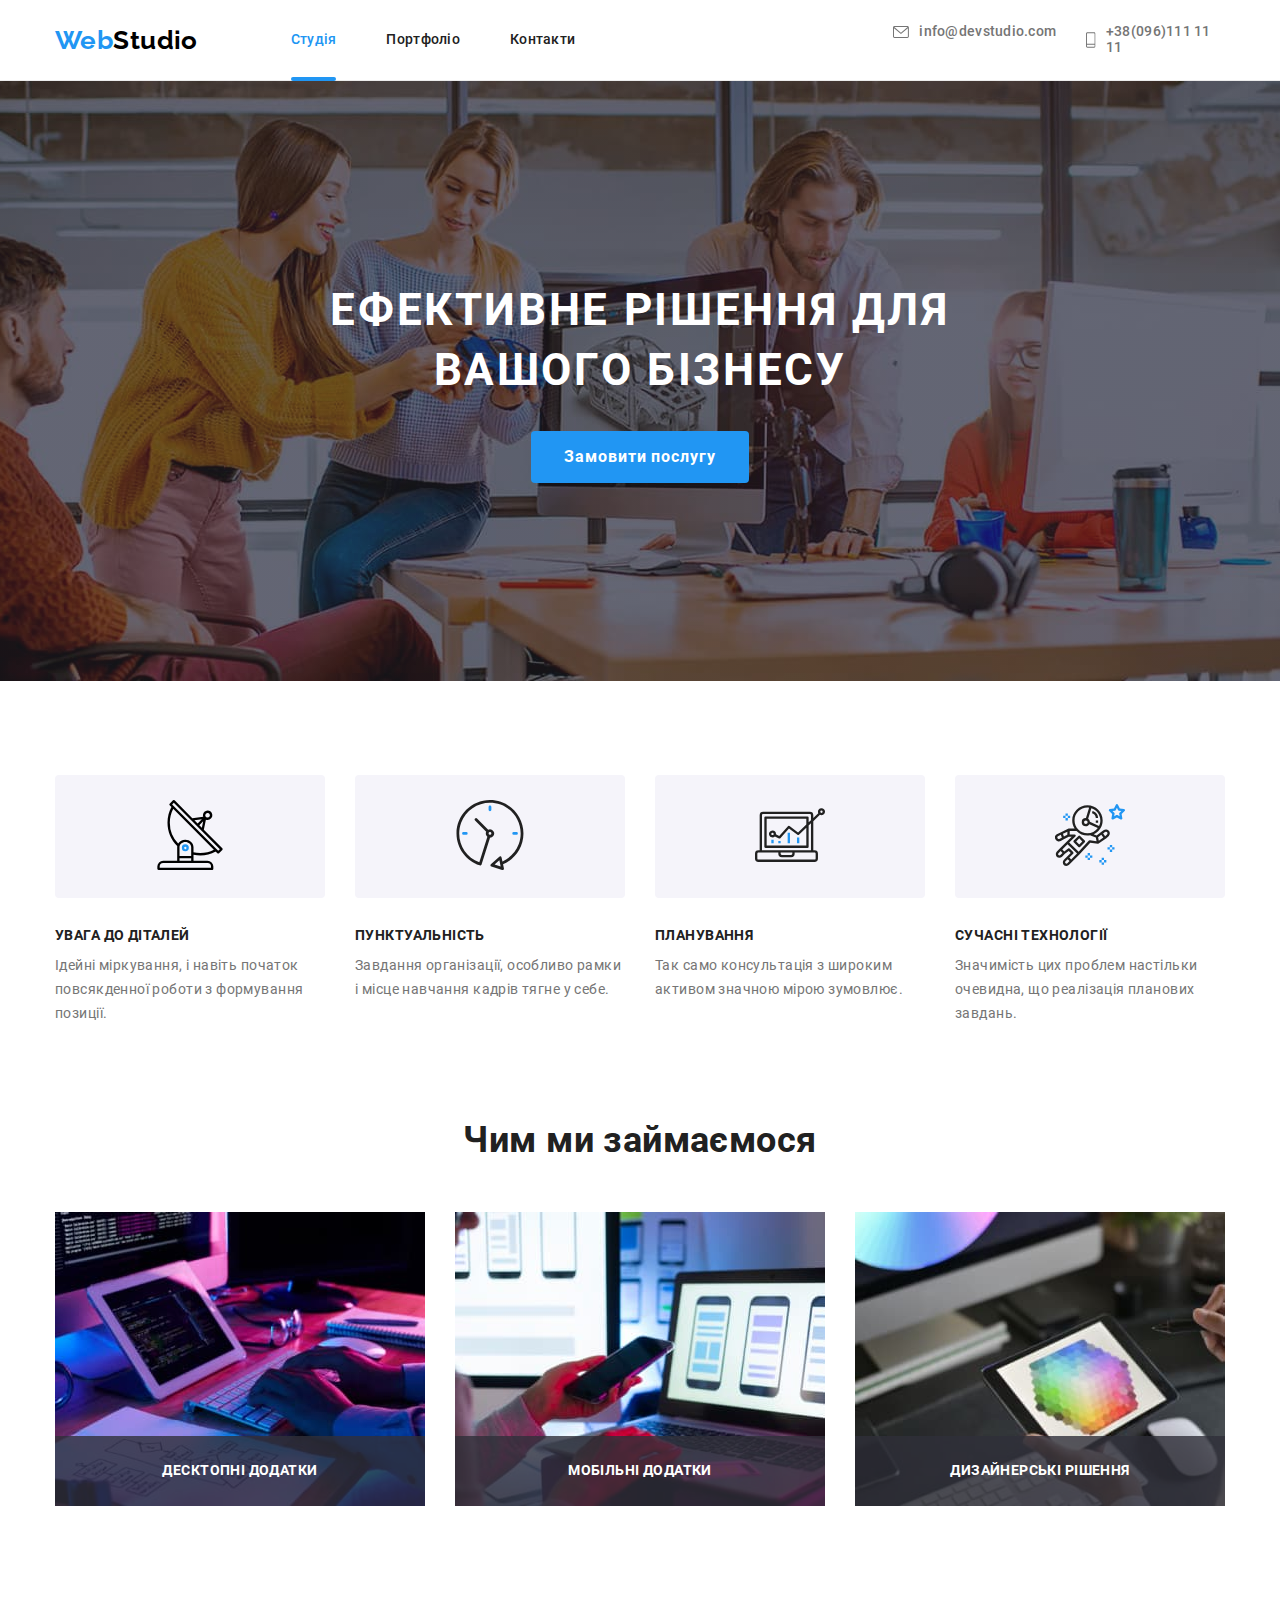
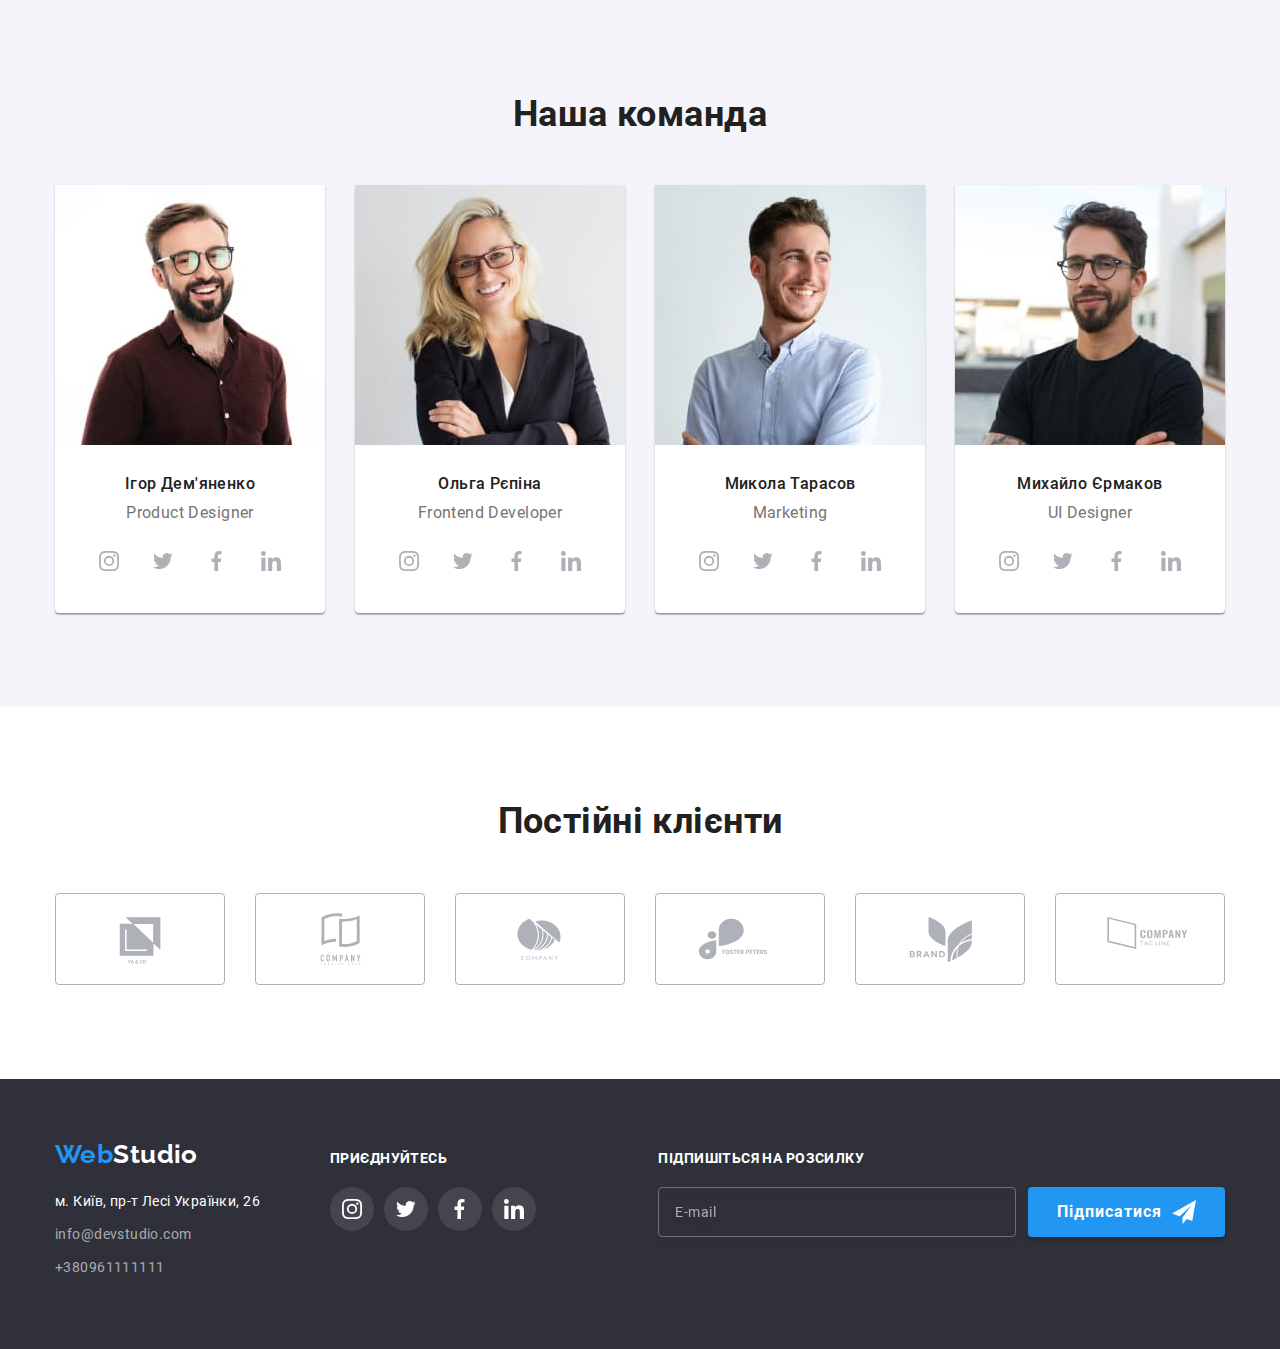
<file: index.html>
<!DOCTYPE html>
<html lang="uk">
  <head>
    <meta charset="UTF-8" />
    <meta http-equiv="X-UA-Compatible" content="IE=edge" />
    <meta name="viewport" content="width=device-width, initial-scale=1.0" />

    <title>Студія</title>

    <link
      rel="stylesheet"
      href="https://cdnjs.cloudflare.com/ajax/libs/modern-normalize/1.1.0/modern-normalize.min.css"
    />
    <link rel="stylesheet" href="./css/main.min.css" />
  </head>
  <body>
    <header class="page-header">
      <div class="container page-header__container">
        <nav class="page-header__nav">
          <a href="./index.html" class="logo" lang="en"
            >Web<span class="logo page-header__logo">Studio</span>
          </a>

          <ul class="nav-list">
            <li class="nav-list__item">
              <a
                href="./index.html"
                class="nav-list__link nav-list__link--current"
                >Студія</a
              >
            </li>
            <li class="nav-list__item">
              <a href="./portfolio.html" class="nav-list__link">Портфоліо</a>
            </li>
            <li class="nav-list__item">
              <a href="#" class="nav-list__link">Контакти</a>
            </li>
          </ul>
        </nav>

        <ul class="info-list">
          <li class="info-list__item">
            <a href="mailto:info@devstudio.com" class="info-list__link">
              <svg class="info-list__icon" width="16" height="12">
                <use href="./images/icons-def.svg#icon-mailto"></use>
              </svg>
              info@devstudio.com</a
            >
          </li>
          <li class="info-list__item">
            <a href="tel:+380961111111" class="info-list__link">
              <svg class="info-list__icon" width="10" height="16">
                <use href="./images/icons-def.svg#icon-phoneto"></use>
              </svg>
              +38(096)111 11 11</a
            >
          </li>
        </ul>
      </div>
    </header>

    <!-- назві завжди маленькми буквами -->
    <main>
      <section class="section-hero">
        <div class="container section-hero__container">
          <h1 class="section-hero__title">
            Ефективне рішення для вашого бізнесу
          </h1>
          <button
            type="submit"
            class="button section-hero__button"
            data-modal-open
          >
            Замовити послугу
          </button>
        </div>
      </section>

      <section class="section-benefits">
        <div class="section-benefits__container">
          <h2 class="visually-hidden">Наші переваги</h2>

          <ul class="section-benefits__list">
            <li class="section-benefits__item">
              <div class="section-benefits__img">
                <svg class="section-benefits__icon">
                  <use
                    href="./images/icons-def.svg#icon-antenna"
                    width="70px"
                    height="70px"
                  ></use>
                </svg>
              </div>
              <h3 class="section-benefits__title">Увага до діталей</h3>
              <p class="section-benefits__text">
                Ідейні міркування, і навіть початок повсякденної роботи з
                формування позиції.
              </p>
            </li>

            <li class="section-benefits__item">
              <div class="section-benefits__img">
                <svg class="section-benefits__icon">
                  <use
                    href="./images/icons-def.svg#icon-clock"
                    width="70px"
                    height="70px"
                  ></use>
                </svg>
              </div>
              <h3 class="section-benefits__title">Пунктуальність</h3>
              <p class="section-benefits__text">
                Завдання організації, особливо рамки і місце навчання кадрів
                тягне у себе.
              </p>
            </li>

            <li class="section-benefits__item">
              <div class="section-benefits__img">
                <svg class="section-benefits__icon">
                  <use
                    href="./images/icons-def.svg#icon-diagram"
                    width="70px"
                    height="70px"
                  ></use>
                </svg>
              </div>
              <h3 class="section-benefits__title">Планування</h3>
              <p class="section-benefits__text">
                Так само консультація з широким активом значною мірою зумовлює.
              </p>
            </li>

            <li class="section-benefits__item">
              <div class="section-benefits__img">
                <svg class="section-benefits__icon">
                  <use
                    href="./images/icons-def.svg#icon-astronaut"
                    width="70px"
                    height="70px"
                  ></use>
                </svg>
              </div>
              <h3 class="section-benefits__title">Сучасні технології</h3>
              <p class="section-benefits__text">
                Значимість цих проблем настільки очевидна, що реалізація
                планових завдань.
              </p>
            </li>
          </ul>
        </div>
      </section>

      <section class="section-activities">
        <div class="container section-activities__container">
          <h2 class="section-activities__title">Чим ми займаємося</h2>
          <ul class="section-activities__list">
            <li class="section-activities__item">
              <article class="section-activities__img">
                <img
                  src="./images/hero.jpg"
                  alt="Програмне забезпечення"
                  width="370"
                />

                <div class="section-activities__action">
                  <p class="section-activities__text">Десктопні додатки</p>
                </div>
              </article>
            </li>

            <li class="section-activities__item">
              <article class="section-activities__img">
                <img
                  src="./images/hero1.jpg"
                  alt="Мобільні додатки та ігри"
                  width="370"
                />
                <div class="section-activities__action">
                  <p class="section-activities__text">Мобільні додатки</p>
                </div>
              </article>
            </li>

            <li class="section-activities__item">
              <article class="section-activities__img">
                <img src="./images/hero2.jpg" alt="Дизайн" width="370" />
                <div class="section-activities__action">
                  <p class="section-activities__text">Дизайнерські рішення</p>
                </div>
              </article>
            </li>
          </ul>
        </div>
      </section>

      <section class="section-team">
        <div class="container section-team__container">
          <h2 class="section-team__title">Наша команда</h2>
          <ul class="section-team__list">
            <li class="section-team__item">
              <img
                src="./images/hero3.jpg"
                alt="Хлопець в окулярах"
                width="270"
              />
              <div class="section-team__img">
                <h3 class="section-team__name">Ігор Дем'яненко</h3>
                <p class="section-team__text">Product Designer</p>

                <ul class="social-list">
                  <li class="social-list__item">
                    <a
                      href="#"
                      aria-label="Instagram"
                      class="social-list__link"
                    >
                      <span class="visually-hidden">інстаграм</span>
                      <svg class="social-icon" width="20" height="20">
                        <use href="./images/icons-def.svg#icon-instagram"></use>
                      </svg>
                    </a>
                  </li>

                  <li class="item">
                    <a href="#" aria-label="Twitter" class="social-list__link">
                      <span class="visually-hidden">твітер</span>
                      <svg class="social-icon" width="20" height="20">
                        <use href="./images/icons-def.svg#icon-twitter"></use>
                      </svg>
                    </a>
                  </li>

                  <li class="item">
                    <a href="#" aria-label="Facebook" class="social-list__link">
                      <span class="visually-hidden">фейсбук</span>
                      <svg class="social-icon" width="20" height="20">
                        <use href="./images/icons-def.svg#icon-fb"></use>
                      </svg>
                    </a>
                  </li>

                  <li class="item">
                    <a
                      href="#"
                      aria-label="Linkedine"
                      class="social-list__link"
                    >
                      <span class="visually-hidden">лінкедін</span>
                      <svg class="social-icon" width="20" height="20">
                        <use href="./images/icons-def.svg#icon-link"></use>
                      </svg>
                    </a>
                  </li>
                </ul>
              </div>
            </li>
            <li class="section-team__item">
              <img
                src="./images/hero4.jpg"
                alt="Дівчина в окулярах"
                width="270"
              />
              <div class="section-team__img">
                <h3 class="section-team__name">Ольга Рєпіна</h3>
                <p class="section-team__text">Frontend Developer</p>
                <ul class="social-list">
                  <li class="social-list__item">
                    <a
                      href="#"
                      aria-label="Instagram"
                      class="social-list__link"
                    >
                      <span class="visually-hidden">інстаграм</span>
                      <svg class="social-icon" width="20" height="20">
                        <use href="./images/icons-def.svg#icon-instagram"></use>
                      </svg>
                    </a>
                  </li>

                  <li class="item">
                    <a href="#" aria-label="Twitter" class="social-list__link">
                      <span class="visually-hidden">твітер</span>
                      <svg class="social-icon" width="20" height="20">
                        <use href="./images/icons-def.svg#icon-twitter"></use>
                      </svg>
                    </a>
                  </li>

                  <li class="item">
                    <a href="#" aria-label="Facebook" class="social-list__link">
                      <span class="visually-hidden">фейсбук</span>
                      <svg class="social-icon" width="20" height="20">
                        <use href="./images/icons-def.svg#icon-fb"></use>
                      </svg>
                    </a>
                  </li>

                  <li class="item">
                    <a
                      href="#"
                      aria-label="Linkedine"
                      class="social-list__link"
                    >
                      <span class="visually-hidden">лінкедін</span>
                      <svg class="social-icon" width="20" height="20">
                        <use href="./images/icons-def.svg#icon-link"></use>
                      </svg>
                    </a>
                  </li>
                </ul>
              </div>
            </li>

            <li class="section-team__item">
              <img
                src="./images/hero5.jpg"
                alt="Хлопець в світлій сорочці"
                width="270"
              />
              <div class="section-team__img">
                <h3 class="section-team__name">Микола Тарасов</h3>
                <p class="section-team__text">Marketing</p>

                <ul class="social-list">
                  <li class="social-list__item">
                    <a
                      href="#"
                      aria-label="Instagram"
                      class="social-list__link"
                    >
                      <span class="visually-hidden">інстаграм</span>
                      <svg class="social-icon" width="20" height="20">
                        <use href="./images/icons-def.svg#icon-instagram"></use>
                      </svg>
                    </a>
                  </li>

                  <li class="item">
                    <a href="#" aria-label="Twitter" class="social-list__link">
                      <span class="visually-hidden">твітер</span>
                      <svg class="social-icon" width="20" height="20">
                        <use href="./images/icons-def.svg#icon-twitter"></use>
                      </svg>
                    </a>
                  </li>

                  <li class="item">
                    <a href="#" aria-label="Facebook" class="social-list__link">
                      <span class="visually-hidden">фейсбук</span>
                      <svg class="social-icon" width="20" height="20">
                        <use href="./images/icons-def.svg#icon-fb"></use>
                      </svg>
                    </a>
                  </li>

                  <li class="item">
                    <a
                      href="#"
                      aria-label="Linkedine"
                      class="social-list__link"
                    >
                      <span class="visually-hidden">лінкедін</span>
                      <svg class="social-icon" width="20" height="20">
                        <use href="./images/icons-def.svg#icon-link"></use>
                      </svg>
                    </a>
                  </li>
                </ul>
              </div>
            </li>

            <li class="section-team__item">
              <img
                src="./images/hero6.jpg"
                alt="Хлопець в окулярах"
                width="270"
              />
              <div class="section-team__img">
                <h3 class="section-team__name">Михайло Єрмаков</h3>
                <p class="section-team__text">UI Designer</p>
                <ul class="social-list">
                  <li class="social-list__item">
                    <a
                      href="#"
                      aria-label="Instagram"
                      class="social-list__link"
                    >
                      <span class="visually-hidden">інстаграм</span>
                      <svg class="social-icon" width="20" height="20">
                        <use href="./images/icons-def.svg#icon-instagram"></use>
                      </svg>
                    </a>
                  </li>

                  <li class="item">
                    <a href="#" aria-label="Twitter" class="social-list__link">
                      <span class="visually-hidden">твітер</span>
                      <svg class="social-icon" width="20" height="20">
                        <use href="./images/icons-def.svg#icon-twitter"></use>
                      </svg>
                    </a>
                  </li>

                  <li class="item">
                    <a href="#" aria-label="Facebook" class="social-list__link">
                      <span class="visually-hidden">фейсбук</span>
                      <svg class="social-icon" width="20" height="20">
                        <use href="./images/icons-def.svg#icon-fb"></use>
                      </svg>
                    </a>
                  </li>

                  <li class="item">
                    <a
                      href="#"
                      aria-label="Linkedine"
                      class="social-list__link"
                    >
                      <span class="visually-hidden">лінкедін</span>
                      <svg class="social-icon" width="20" height="20">
                        <use href="./images/icons-def.svg#icon-link"></use>
                      </svg>
                    </a>
                  </li>
                </ul>
              </div>
            </li>
          </ul>
        </div>
      </section>

      <section class="section-customers">
        <div class="container section-customers__container">
          <h2 class="section-customers__title">Постійні клієнти</h2>
          <ul class="section-customers__list">
            <li class="section-customers__item">
              <a href="#" class="section-customers__link">
                <svg class="section-customers__icon">
                  <use
                    href="./images/icons-def.svg#icon-customer1"
                    width="106px"
                    height="60px"
                  ></use>
                </svg>
              </a>
            </li>
            <li class="section-customers__item">
              <a href="#" class="section-customers__link">
                <svg class="section-customers__icon">
                  <use
                    href="./images/icons-def.svg#icon-customer2"
                    width="106px"
                    height="60px"
                  ></use>
                </svg>
              </a>
            </li>
            <li class="section-customers__item">
              <a href="#" class="section-customers__link">
                <svg class="section-customers__icon">
                  <use
                    href="./images/icons-def.svg#icon-customer3"
                    width="106px"
                    height="60px"
                  ></use>
                </svg>
              </a>
            </li>
            <li class="section-customers__item">
              <a href="#" class="section-customers__link">
                <svg class="section-customers__icon">
                  <use
                    href="./images/icons-def.svg#icon-customer4"
                    width="106px"
                    height="60px"
                  ></use>
                </svg>
              </a>
            </li>
            <li class="section-customers__item">
              <a href="#" class="section-customers__link">
                <svg class="section-customers__icon">
                  <use
                    href="./images/icons-def.svg#icon-customer5"
                    width="106px"
                    height="60px"
                  ></use>
                </svg>
              </a>
            </li>
            <li class="section-customers__item">
              <a href="#" class="section-customers__link">
                <svg class="section-customers__icon">
                  <use
                    href="./images/icons-def.svg#icon-customer6"
                    width="106px"
                    height="60px"
                  ></use>
                </svg>
              </a>
            </li>
          </ul>
        </div>
      </section>
    </main>

    <footer class="page-footer">
      <div class="container page-footer__container">
        <div class="page-footer__contacts">
          <a href="./index.html" class="logo" lang="en"
            >Web<span class="logo page-footer__logo">Studio</span>
          </a>

          <address>
            <ul class="page-footer__address">
              <li class="page-footer__contacts">
                <a
                  href="https://www.google.com/maps/d/viewer?mid=10uSM3H-mIU3GznYo2szRIEphczw&hl=en_US&ll=50.42732700000001%2C30.538092&z=17"
                  target="_blank"
                  rel="noopener noreferrer nofollow"
                  class="page-footer__address"
                  >м. Київ, пр-т Лесі Українки, 26</a
                >
              </li>
              <li class="page-footer__contacts">
                <a href="mailto:info@devstudio.com" class="page-footer__mail"
                  >info@devstudio.com</a
                >
              </li>
              <li class="page-footer__contacts">
                <a href="tel:+380961111111" class="page-footer__phone"
                  >+380961111111</a
                >
              </li>
            </ul>
          </address>
        </div>

        <div class="subscription">
          <b class="subscription__title">ПРИЄДНУЙТЕСЬ</b>
          <ul class="subscripton__list">
            <li class="subscription-item">
              <a href="#" class="subscription__link">
                <svg class="social-link" width="20" height="20">
                  <use href="./images/icons-def.svg#icon-instagram"></use>
                </svg>
              </a>
            </li>
            <li class="subscription-item">
              <a href="#" class="subscription__link">
                <svg class="social-link" width="20" height="20">
                  <use href="./images/icons-def.svg#icon-twitter"></use>
                </svg>
              </a>
            </li>
            <li class="subscription-item">
              <a href="#" class="subscription__link">
                <svg class="social-link" width="20" height="20">
                  <use href="./images/icons-def.svg#icon-fb"></use>
                </svg>
              </a>
            </li>
            <li class="subscription-item">
              <a href="#" class="subscription__link">
                <svg class="social-link" width="20" height="20">
                  <use href="./images/icons-def.svg#icon-link"></use>
                </svg>
              </a>
            </li>
          </ul>
        </div>

        <div class="join">
          <b class="join__title">Підпишіться на розсилку</b>

          <form class="join__form">
            <label for="mail"></label>
            <input
              class="join__input"
              type="email"
              name="mail"
              id="mail"
              placeholder="E-mail"
            />
            <button type="submit" class="button join__button">
              Підписатися
              <svg class="join__icon" width="24" height="24">
                <use href="./images/symbol-defs-modal.svg#icon-send"></use>
              </svg>
            </button>
          </form>
        </div>
      </div>
    </footer>

    <div class="backdrop is-hidden" data-modal>
      <div class="modal">
        <form class="modal__active">
          <p class="modal__title">Залиште свої дані, ми вам передзвонимо</p>

          <label class="modal__label" for="name">Ім'я</label>
          <div class="modal__form">
            <input
              class="modal__input"
              type="text"
              name="text"
              id="name"
              placeholder=""
              autofocus
            />
            <svg class="modal__icon" width="18" height="18">
              <use href="./images/defs-name.svg#icon-name-modal"></use>
            </svg>
          </div>

          <label class="modal__label" for="name">Телефон</label>
          <div class="modal__form">
            <input class="modal__input" type="tel" name="tel" id="tel" />
            <svg class="modal__icon" width="18" height="18">
              <use href="./images/symbol-defs-modal.svg#icon-phone-modal"></use>
            </svg>
          </div>

          <label class="modal__label" for="mail">Пошта</label>
          <div class="modal__form">
            <input class="modal__input" type="email" name="mail" id="mail" />
            <svg class="modal__icon" width="18" height="18">
              <use href="./images/symbol-defs-modal.svg#icon-mail-modal"></use>
            </svg>
          </div>

          <label class="modal__label" for="comment">Коментар</label>
          <div class="modal__form">
            <textarea
              class="modal__textarea"
              name="comment"
              id="comment"
              rows="10"
              id="comment"
              placeholder="Введіть текст"
            ></textarea>
          </div>

          <div class="checkbox">
            <label class="checkbox__label" for="checkbox">
              <input
                class="checkbox__input"
                type="checkbox"
                class="checkbox-input"
                name="checkbox"
                id="checkbox"
              />
              <span class="checkbox__border">
                <svg class="icon-check" width="16" height="15">
                  <use href="./images/defs-ht-6.svg#icon-check"></use>
                </svg>
              </span>
              Погоджуюся з розсилкою та приймаю
              <a href="#" class="checkbox__contract">Умови договору</a>
            </label>
          </div>

          <button type="submit" class="button modal__button">Відправити</button>
        </form>

        <button
          type="submit"
          class="button button__close--modal"
          data-modal-close
        >
          <svg class="modal__icon modal__icon--close" width="11" height="11">
            <use href="./images/icons-def-new.svg#icon-close"></use>
          </svg>
        </button>
      </div>
    </div>
    <script src="./js/modal.js"></script>
  </body>
</html>
</file>
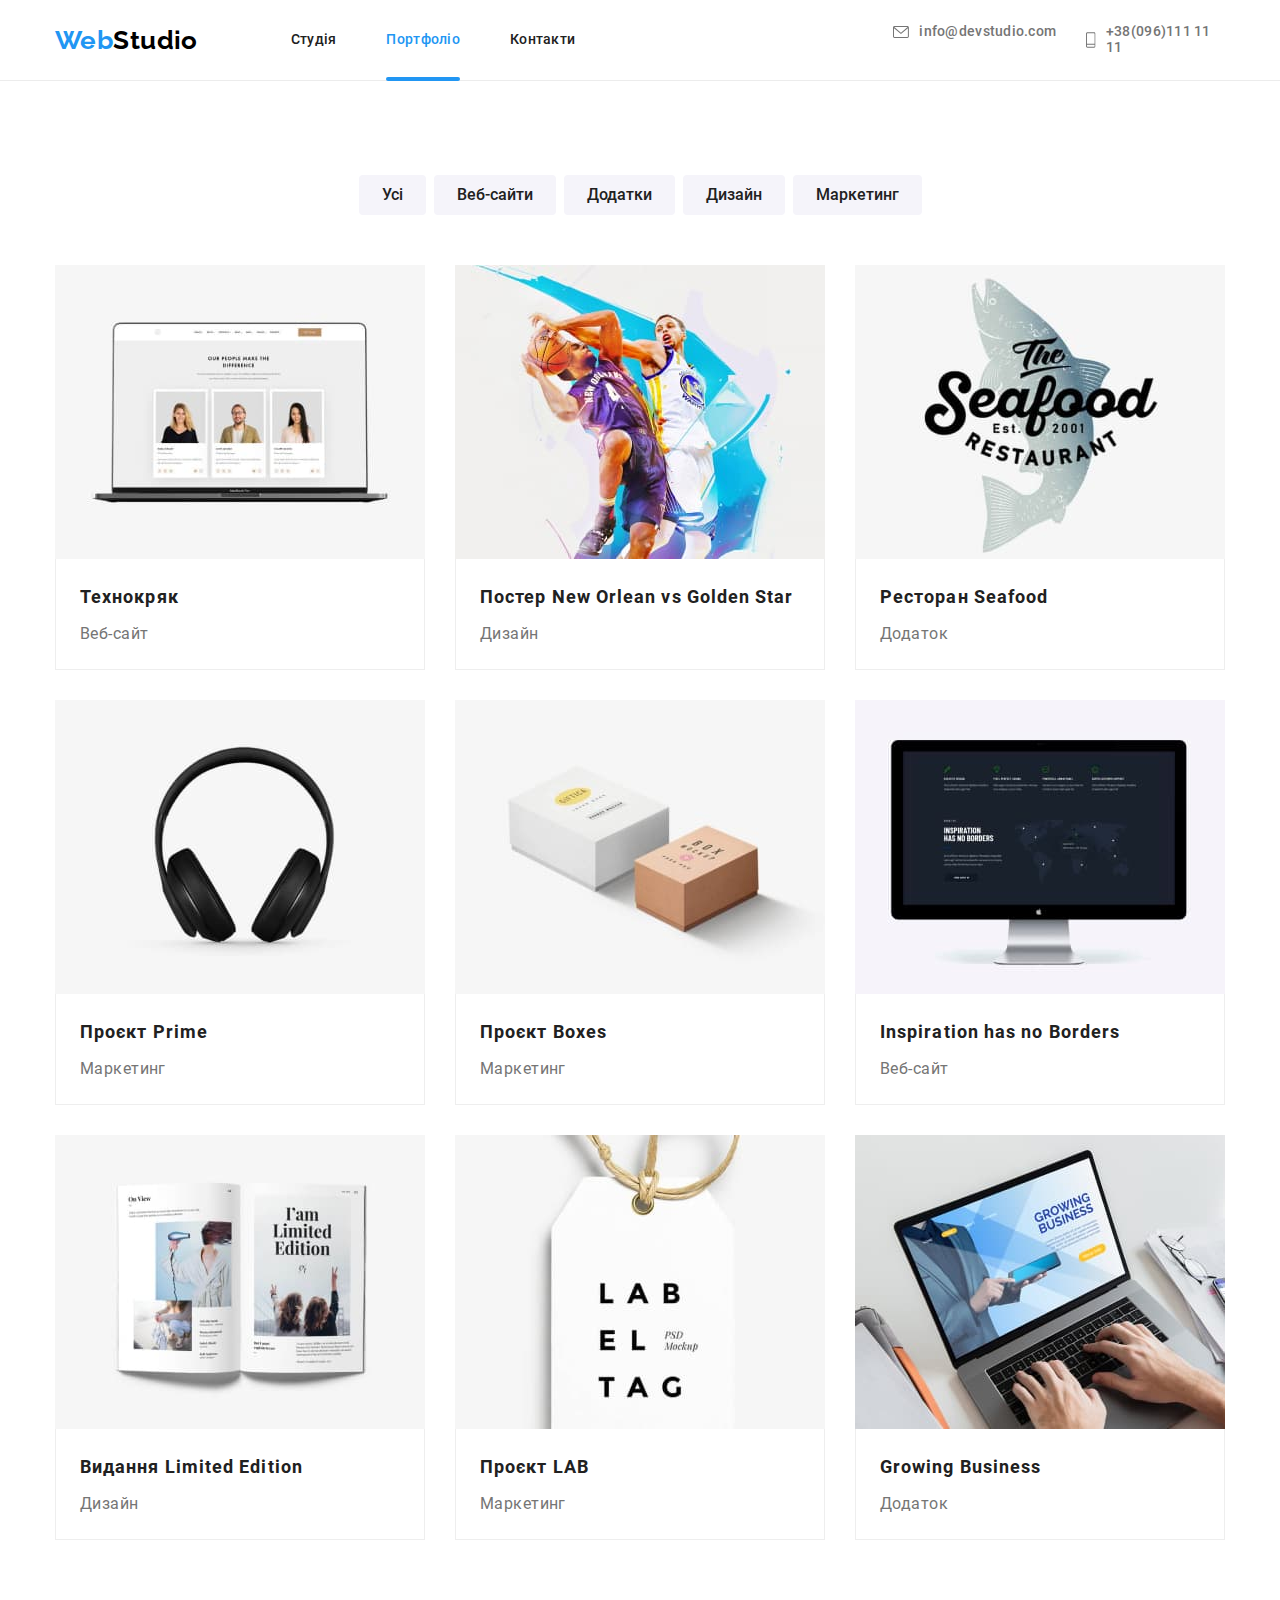
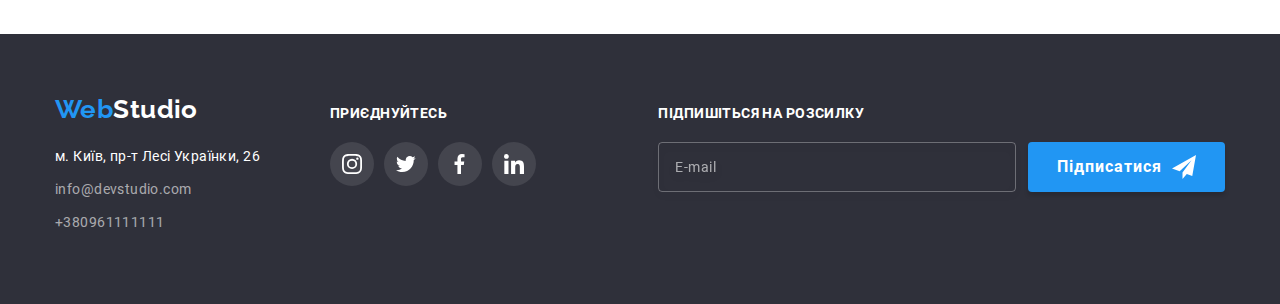
<file: portfolio.html>
<!DOCTYPE html>
<html lang="uk">
  <head>
    <meta charset="UTF-8" />
    <meta http-equiv="X-UA-Compatible" content="IE=edge" />
    <meta name="viewport" content="width=device-width, initial-scale=1.0" />

    <title>Студія</title>

    <link
      rel="stylesheet"
      href="https://cdnjs.cloudflare.com/ajax/libs/modern-normalize/1.1.0/modern-normalize.min.css"
    />

    <link rel="stylesheet" href="./css/main.min.css" />
  </head>
  <body>
    <header class="page-header">
      <div class="container page-header__container">
        <nav class="page-header__nav">
          <a href="./index.html" class="logo" lang="en"
            >Web<span class="logo page-header__logo">Studio</span>
          </a>

          <ul class="nav-list">
            <li class="nav-list__item">
              <a href="./index.html" class="nav-list__link">Студія</a>
            </li>
            <li class="nav-list__item">
              <a
                href="./portfolio.html"
                class="nav-list__link nav-list__link--current"
                >Портфоліо</a
              >
            </li>
            <li class="nav-list__item">
              <a href="#" class="nav-list__link">Контакти</a>
            </li>
          </ul>
        </nav>

        <ul class="info-list">
          <li class="info-list__item">
            <a href="mailto:info@devstudio.com" class="info-list__link">
              <svg class="info-list__icon" width="16" height="12">
                <use href="./images/icons-def.svg#icon-mailto"></use>
              </svg>
              info@devstudio.com</a
            >
          </li>
          <li class="info-list__item">
            <a href="tel:+380961111111" class="info-list__link">
              <svg class="info-list__icon" width="10" height="16">
                <use href="./images/icons-def.svg#icon-phoneto"></use>
              </svg>
              +38(096)111 11 11</a
            >
          </li>
        </ul>
      </div>
    </header>

    <main>
      <section class="section-portfolio">
        <div class="container section-portfolio__container">
          <h1 class="visually-hidden">Portfolio</h1>

          <ul class="portfolio-services">
            <li class="portfolio-services__item">
              <button type="submit" class="button portfolio-services__button">
                Усі
              </button>
            </li>
            <li class="portfolio-services__item">
              <button type="submit" class="button portfolio-services__button">
                Веб-сайти
              </button>
            </li>
            <li class="portfolio-services__item">
              <button type="submit" class="button portfolio-services__button">
                Додатки
              </button>
            </li>
            <li class="portfolio-services__item">
              <button type="submit" class="button portfolio-services__button">
                Дизайн
              </button>
            </li>
            <li class="portfolio-services__item">
              <button type="submit" class="button portfolio-services__button">
                Маркетинг
              </button>
            </li>
          </ul>

          <ul class="portfolio-img">
            <li class="portfolio-img__item">
              <a href="#" class="portfolio-img__card">
                <div class="portfolio-img__action">
                  <img
                    src="./images/hero1.1.jpg"
                    alt="Монітор екрану відображає обличчя"
                    width="370"
                  />

                  <div class="portfolio-img__description">
                    <p class="portfolio-img__text">
                      Ресурс пропонує комплексні пропозиції з різним рівнем
                      функціоналу та сервісів. Все це дозволить відвідувачу
                      отримати вичерпні відомості про компанію чи приватну
                      особу.
                    </p>
                  </div>
                </div>

                <div class="portfolio-img__details">
                  <h2 class="portfolio-img__title">Технокряк</h2>
                  <p class="portfolio-img__name">Веб-сайт</p>
                </div>
              </a>
            </li>

            <li class="portfolio-img__item">
              <a href="#" class="portfolio-img__card">
                <div class="portfolio-img__action">
                  <img
                    src="./images/hero1.2.jpg"
                    alt="Хлопці грають в баскетбол"
                    width="370"
                  />
                  <div class="portfolio-img__description">
                    <p class="portfolio-img__text">
                      Ресурс пропонує комплексні пропозиції з різним рівнем
                      функціоналу та сервісів. Все це дозволить відвідувачу
                      отримати вичерпні відомості про компанію чи приватну
                      особу.
                    </p>
                  </div>
                </div>
                <div class="portfolio-img__details">
                  <h2 class="portfolio-img__title">
                    Постер New Orlean vs Golden Star
                  </h2>
                  <p class="portfolio-img__name">Дизайн</p>
                </div>
              </a>
            </li>

            <li class="portfolio-img__item">
              <a href="#" class="portfolio-img__card">
                <div class="portfolio-img__action">
                  <img
                    src="./images/hero1.3.jpg"
                    alt="Логотип ресторану морепродуктів"
                    width="370"
                  />
                  <div class="portfolio-img__description">
                    <p class="portfolio-img__text">
                      Ресурс пропонує комплексні пропозиції з різним рівнем
                      функціоналу та сервісів. Все це дозволить відвідувачу
                      отримати вичерпні відомості про компанію чи приватну
                      особу.
                    </p>
                  </div>
                </div>
                <div class="portfolio-img__details">
                  <h2 class="portfolio-img__title">Ресторан Seafood</h2>
                  <p class="portfolio-img__name">Додаток</p>
                </div>
              </a>
            </li>

            <li class="portfolio-img__item">
              <a href="#" class="portfolio-img__card">
                <div class="portfolio-img__action">
                  <img src="./images/hero1.4.jpg" alt="Навушники" width="370" />
                  <div class="portfolio-img__description">
                    <p class="portfolio-img__text">
                      Ресурс пропонує комплексні пропозиції з різним рівнем
                      функціоналу та сервісів. Все це дозволить відвідувачу
                      отримати вичерпні відомості про компанію чи приватну
                      особу.
                    </p>
                  </div>
                </div>
                <div class="portfolio-img__details">
                  <h2 class="portfolio-img__title">Проєкт Prime</h2>
                  <p class="portfolio-img__name">Маркетинг</p>
                </div>
              </a>
            </li>

            <li class="portfolio-img__item">
              <a href="#" class="portfolio-img__card">
                <div class="portfolio-img__action">
                  <img
                    src="./images/hero1.5.jpg"
                    alt="Велика біла книга та маленька коричнева книга"
                    width="370"
                  />
                  <div class="portfolio-img__description">
                    <p class="portfolio-img__text">
                      Ресурс пропонує комплексні пропозиції з різним рівнем
                      функціоналу та сервісів. Все це дозволить відвідувачу
                      отримати вичерпні відомості про компанію чи приватну
                      особу.
                    </p>
                  </div>
                </div>
                <div class="portfolio-img__details">
                  <h2 class="portfolio-img__title">Проєкт Boxes</h2>
                  <p class="portfolio-img__name">Маркетинг</p>
                </div>
              </a>
            </li>

            <li class="portfolio-img__item">
              <a href="#" class="portfolio-img__card">
                <div class="portfolio-img__action">
                  <img
                    src="./images/hero1.6.jpg"
                    alt="Чорний монітор з текстом"
                    width="370"
                  />
                  <div class="portfolio-img__description">
                    <p class="portfolio-img__text">
                      Ресурс пропонує комплексні пропозиції з різним рівнем
                      функціоналу та сервісів. Все це дозволить відвідувачу
                      отримати вичерпні відомості про компанію чи приватну
                      особу.
                    </p>
                  </div>
                </div>
                <div class="portfolio-img__details">
                  <h2 class="portfolio-img__title">
                    Inspiration has no Borders
                  </h2>
                  <p class="portfolio-img__name">Веб-сайт</p>
                </div>
              </a>
            </li>

            <li class="portfolio-img__item">
              <a href="#" class="portfolio-img__card">
                <div class="portfolio-img__action">
                  <img
                    src="./images/hero1.7.jpg"
                    alt="Відкритий журанл із статтею"
                    width="370"
                  />
                  <div class="portfolio-img__description">
                    <p class="portfolio-img__text">
                      Ресурс пропонує комплексні пропозиції з різним рівнем
                      функціоналу та сервісів. Все це дозволить відвідувачу
                      отримати вичерпні відомості про компанію чи приватну
                      особу.
                    </p>
                  </div>
                </div>
                <div class="portfolio-img__details">
                  <h2 class="portfolio-img__title">Видання Limited Edition</h2>
                  <p class="portfolio-img__name">Дизайн</p>
                </div>
              </a>
            </li>

            <li class="portfolio-img__item">
              <a href="#" class="portfolio-img__card">
                <div class="portfolio-img__action">
                  <img
                    src="./images/hero1.8.jpg"
                    alt="Ярлик з логотипом компанії"
                    width="370"
                  />
                  <div class="portfolio-img__description">
                    <p class="portfolio-img__text">
                      Ресурс пропонує комплексні пропозиції з різним рівнем
                      функціоналу та сервісів. Все це дозволить відвідувачу
                      отримати вичерпні відомості про компанію чи приватну
                      особу.
                    </p>
                  </div>
                </div>
                <div class="portfolio-img__details">
                  <h2 class="portfolio-img__title">Проєкт LAB</h2>
                  <p class="portfolio-img__name">Маркетинг</p>
                </div>
              </a>
            </li>

            <li class="portfolio-img__item">
              <a href="#" class="portfolio-img__card">
                <div class="portfolio-img__action">
                  <img
                    src="./images/hero1.9.jpg"
                    alt="Чоловік працює за ноутбуком"
                    width="370"
                  />
                  <div class="portfolio-img__description">
                    <p class="portfolio-img__text">
                      Ресурс пропонує комплексні пропозиції з різним рівнем
                      функціоналу та сервісів. Все це дозволить відвідувачу
                      отримати вичерпні відомості про компанію чи приватну
                      особу.
                    </p>
                  </div>
                </div>
                <div class="portfolio-img__details">
                  <h2 class="portfolio-img__title">Growing Business</h2>
                  <p class="portfolio-img__name">Додаток</p>
                </div>
              </a>
            </li>
          </ul>
        </div>
      </section>
    </main>

    <footer class="page-footer">
      <div class="container page-footer__container">
        <div class="page-footer__contacts">
          <a href="./index.html" class="logo" lang="en"
            >Web<span class="logo page-footer__logo">Studio</span>
          </a>

          <address>
            <ul class="page-footer__address">
              <li class="page-footer__contacts">
                <a
                  href="https://www.google.com/maps/d/viewer?mid=10uSM3H-mIU3GznYo2szRIEphczw&hl=en_US&ll=50.42732700000001%2C30.538092&z=17"
                  target="_blank"
                  rel="noopener noreferrer nofollow"
                  class="page-footer__address"
                  >м. Київ, пр-т Лесі Українки, 26</a
                >
              </li>
              <li class="page-footer__contacts">
                <a href="mailto:info@devstudio.com" class="page-footer__mail"
                  >info@devstudio.com</a
                >
              </li>
              <li class="page-footer__contacts">
                <a href="tel:+380961111111" class="page-footer__phone"
                  >+380961111111</a
                >
              </li>
            </ul>
          </address>
        </div>

        <div class="subscription">
          <b class="subscription__title">ПРИЄДНУЙТЕСЬ</b>
          <ul class="subscripton__list">
            <li class="subscription-item">
              <a href="#" class="subscription__link">
                <svg class="social-link" width="20" height="20">
                  <use href="./images/icons-def.svg#icon-instagram"></use>
                </svg>
              </a>
            </li>
            <li class="subscription-item">
              <a href="#" class="subscription__link">
                <svg class="social-link" width="20" height="20">
                  <use href="./images/icons-def.svg#icon-twitter"></use>
                </svg>
              </a>
            </li>
            <li class="subscription-item">
              <a href="#" class="subscription__link">
                <svg class="social-link" width="20" height="20">
                  <use href="./images/icons-def.svg#icon-fb"></use>
                </svg>
              </a>
            </li>
            <li class="subscription-item">
              <a href="#" class="subscription__link">
                <svg class="social-link" width="20" height="20">
                  <use href="./images/icons-def.svg#icon-link"></use>
                </svg>
              </a>
            </li>
          </ul>
        </div>

        <div class="join">
          <b class="join__title">Підпишіться на розсилку</b>

          <form class="join__form">
            <label for="mail"></label>
            <input
              class="join__input"
              type="email"
              name="mail"
              id="mail"
              placeholder="E-mail"
            />
            <button type="submit" class="button join__button">
              Підписатися
              <svg class="join__icon" width="24" height="24">
                <use href="./images/symbol-defs-modal.svg#icon-send"></use>
              </svg>
            </button>
          </form>
        </div>
      </div>
    </footer>
    <script src="./js/modal.js"></script>
  </body>
</html>
</file>
<file: css/main.min.css>
@font-face{font-family:"Raleway";font-style:normal;font-weight:700;src:url("../fonts/raleway-v28-vietnamese_latin_cyrillic-ext_cyrillic-700.eot");src:local(""),url("../fonts/raleway-v28-vietnamese_latin_cyrillic-ext_cyrillic-700.eot?#iefix") format("embedded-opentype"),url("../fonts/raleway-v28-vietnamese_latin_cyrillic-ext_cyrillic-700.woff2") format("woff2"),url("../fonts/raleway-v28-vietnamese_latin_cyrillic-ext_cyrillic-700.woff") format("woff"),url("../fonts/raleway-v28-vietnamese_latin_cyrillic-ext_cyrillic-700.ttf") format("truetype"),url("../fonts/raleway-v28-vietnamese_latin_cyrillic-ext_cyrillic-700.svg#Raleway") format("svg")}@font-face{font-family:"Roboto";font-style:normal;font-weight:400;src:url("../fonts/roboto-v30-latin_cyrillic-regular.eot");src:local(""),url("../fonts/roboto-v30-latin_cyrillic-regular.eot?#iefix") format("embedded-opentype"),url("../fonts/roboto-v30-latin_cyrillic-regular.woff2") format("woff2"),url("../fonts/roboto-v30-latin_cyrillic-regular.woff") format("woff"),url("../fonts/roboto-v30-latin_cyrillic-regular.ttf") format("truetype"),url("../fonts/roboto-v30-latin_cyrillic-regular.svg#Roboto") format("svg")}@font-face{font-family:"Roboto";font-style:normal;font-weight:500;src:url("../fonts/roboto-v30-latin_cyrillic-500.eot");src:local(""),url("../fonts/roboto-v30-latin_cyrillic-500.eot?#iefix") format("embedded-opentype"),url("../fonts/roboto-v30-latin_cyrillic-500.woff2") format("woff2"),url("../fonts/roboto-v30-latin_cyrillic-500.woff") format("woff"),url("../fonts/roboto-v30-latin_cyrillic-500.ttf") format("truetype"),url("../fonts/roboto-v30-latin_cyrillic-500.svg#Roboto") format("svg")}@font-face{font-family:"Roboto";font-style:normal;font-weight:700;src:url("../fonts/roboto-v30-latin_cyrillic-700.eot");src:local(""),url("../fonts/roboto-v30-latin_cyrillic-700.eot?#iefix") format("embedded-opentype"),url("../fonts/roboto-v30-latin_cyrillic-700.woff2") format("woff2"),url("../fonts/roboto-v30-latin_cyrillic-700.woff") format("woff"),url("../fonts/roboto-v30-latin_cyrillic-700.ttf") format("truetype"),url("../fonts/roboto-v30-latin_cyrillic-700.svg#Roboto") format("svg")}@font-face{font-family:"Roboto";font-style:normal;font-weight:900;src:url("../fonts/roboto-v30-latin_cyrillic-900.eot");src:local(""),url("../fonts/roboto-v30-latin_cyrillic-900.eot?#iefix") format("embedded-opentype"),url("../fonts/roboto-v30-latin_cyrillic-900.woff2") format("woff2"),url("../fonts/roboto-v30-latin_cyrillic-900.woff") format("woff"),url("../fonts/roboto-v30-latin_cyrillic-900.ttf") format("truetype"),url("../fonts/roboto-v30-latin_cyrillic-900.svg#Roboto") format("svg")}body{background-color:#fff;color:#212121;font-family:Roboto,sans-serif;font-size:14px;letter-spacing:.03em}textarea{resize:none}img{display:block;max-width:100%;height:auto}ul{list-style:none}a{text-decoration:none;display:block;color:inherit}button{cursor:pointer;font-family:inherit;text-align:center;border:1px solid rgba(0,0,0,0)}.list{padding:0;margin:0;list-style:none}section{padding-top:94px;padding-bottom:94px}h1,h2,h3,p,ul{margin:0;padding:0}.container{width:1200px;margin-left:auto;margin-right:auto;padding-left:15px;padding-right:15px}.visually-hidden{position:absolute;white-space:nowrap;width:1px;height:1px;overflow:hidden;border:0;padding:0;clip:rect(0 0 0 0);-webkit-clip-path:inset(50%);clip-path:inset(50%);margin:-1px}.page-header{border-bottom:1px solid #ececec}.page-header__container{display:-webkit-box;display:-ms-flexbox;display:flex;-webkit-box-align:center;-ms-flex-align:center;align-items:center;-webkit-box-pack:justify;-ms-flex-pack:justify;justify-content:space-between}.page-header__nav{display:-webkit-box;display:-ms-flexbox;display:flex;-webkit-box-align:center;-ms-flex-align:center;align-items:center;-webkit-box-pack:justify;-ms-flex-pack:justify;justify-content:space-between}.nav-list{display:-webkit-box;display:-ms-flexbox;display:flex;color:#212121;font-weight:500;line-height:1.14;letter-spacing:.02em;margin-left:93px}.nav-list__item{position:relative;padding-top:32px;padding-bottom:32px}.nav-list__item:not(:last-child){margin-right:50px}.nav-list__link:hover,.nav-list__link:focus{color:#2196f3}.nav-list__link--current{color:#2196f3}.nav-list__link--current::after{content:"";position:absolute;width:100%;height:4px;left:0;bottom:-1px;background-color:#2196f3;border-radius:2px}.info-list{display:-webkit-box;display:-ms-flexbox;display:flex;margin-left:318px;font-weight:500;font-size:14px;line-height:1.14;letter-spacing:.02em}.info-list__item:not(:last-child){margin-right:30px}.info-list__link{display:-webkit-box;display:-ms-flexbox;display:flex;-webkit-box-align:center;-ms-flex-align:center;align-items:center;color:#757575;font-weight:500;line-height:1.14;letter-spacing:.02em;-webkit-transition:color 250ms cubic-bezier(0.4, 0, 0.2, 1);transition:color 250ms cubic-bezier(0.4, 0, 0.2, 1)}.info-list__link:hover,.info-list__link:focus{color:#2196f3}.info-list__icon{fill:currentColor;margin-right:10px;-webkit-transition:fill 250ms cubic-bezier(0.4, 0, 0.2, 1);transition:fill 250ms cubic-bezier(0.4, 0, 0.2, 1)}.info-list__icon:hover,.info-list__icon:focus{fill:#2196f3}.logo{color:#2196f3;font-family:"Raleway",sans-serif;font-size:26px;line-height:1.19}.page-header__logo{color:#000;font-family:"Raleway",sans-serif;font-size:26px;line-height:1.19}.page-footer__logo{color:#fff;font-family:"Raleway",sans-serif;font-size:26px;line-height:1.19}.section-hero{background-color:#2f303a;text-align:center;padding:200px 0;height:600px;max-width:1600px;margin-left:auto;margin-right:auto;background-image:-webkit-gradient(linear, left top, right top, from(rgba(47, 48, 58, 0.4)), to(rgba(47, 48, 58, 0.4))),url(../images/css/hero-overlay.jpg);background-image:linear-gradient(to right, rgba(47, 48, 58, 0.4), rgba(47, 48, 58, 0.4)),url(../images/css/hero-overlay.jpg);background-repeat:no-repeat;background-position:center}.section-hero__title{margin:0 auto 30px auto;color:#fff;font-size:44px;line-height:1.36;text-align:center;letter-spacing:.06em;text-transform:uppercase;max-width:696px}.section-hero__button{border-radius:4px;padding:10px 32px;min-width:216px;color:#fff;background-color:#2196f3;font-weight:700;font-size:16px;line-height:1.87;-webkit-box-align:center;-ms-flex-align:center;align-items:center;letter-spacing:.06em;-webkit-transition:background-color 250ms cubic-bezier(0.4, 0, 0.2, 1),color 250ms cubic-bezier(0.4, 0, 0.2, 1);transition:background-color 250ms cubic-bezier(0.4, 0, 0.2, 1),color 250ms cubic-bezier(0.4, 0, 0.2, 1)}.section-hero__button:hover,.section-hero__button:focus{color:#fff;background-color:#188ce8}.section-benefits{background-color:#fff;padding-bottom:0}.section-benefits__container{width:1200px;margin-left:auto;margin-right:auto;padding-left:15px;padding-right:15px}.section-benefits__list{display:-webkit-box;display:-ms-flexbox;display:flex}.section-benefits__item:not(:last-child){margin-right:30px}.section-benefits__img{background-color:#f5f4fa;border-radius:4px}.section-benefits__icon{width:270px;height:120px;padding:25px 100px}.section-benefits__text{color:#757575;line-height:1.71;margin-top:0px;margin-bottom:0px}.section-benefits__title{line-height:1.14;text-transform:uppercase;font-size:14px;padding-bottom:10px;margin-top:30px}.section-activities{background-color:#fff}.section-activities__title{font-size:36px;line-height:1.16;margin-bottom:50px;text-align:center}.section-activities__list{display:-webkit-box;display:-ms-flexbox;display:flex;-webkit-box-pack:center;-ms-flex-pack:center;justify-content:center;-ms-flex-wrap:wrap;flex-wrap:wrap;gap:30px}.section-activities__img{position:relative;width:370px}.section-activities__action{position:absolute;display:-webkit-box;display:-ms-flexbox;display:flex;-webkit-box-pack:center;-ms-flex-pack:center;justify-content:center;-webkit-box-align:center;-ms-flex-align:center;align-items:center;width:370px;height:70px;background-color:rgba(47,48,58,.8);bottom:0;right:0}.section-activities__text{color:#fff;font-weight:700;line-height:1.17;text-transform:uppercase}.section-team{color:#212121;background-color:#f5f4fa;text-align:center}.section-team__title{font-size:36px;line-height:1.16;margin-bottom:50px}.section-team__list{display:-webkit-box;display:-ms-flexbox;display:flex;-webkit-box-pack:center;-ms-flex-pack:center;justify-content:center;-ms-flex-wrap:wrap;flex-wrap:wrap;gap:30px}.section-team__item{background-color:#fff;-ms-flex-preferred-size:calc((100% - 90px)/4);flex-basis:calc((100% - 90px)/4);-webkit-box-shadow:0px 1px 3px rgba(0,0,0,.12),0px 1px 1px rgba(0,0,0,.14),0px 2px 1px rgba(0,0,0,.2);box-shadow:0px 1px 3px rgba(0,0,0,.12),0px 1px 1px rgba(0,0,0,.14),0px 2px 1px rgba(0,0,0,.2);border-radius:0px 0px 4px 4px}.section-team__img{padding-top:30px;padding-bottom:30px}.section-team__name{font-weight:500;font-size:16px;line-height:1.18;margin-bottom:10px}.section-team__text{color:#757575;font-size:16px;line-height:1.18}.social-list{display:-webkit-box;display:-ms-flexbox;display:flex;padding-left:32px;padding-right:32px;margin-top:16px;gap:10px;border-radius:50%}.social-list__link{display:-webkit-box;display:-ms-flexbox;display:flex;width:44px;height:44px;-webkit-box-align:center;-ms-flex-align:center;align-items:center;-webkit-box-pack:center;-ms-flex-pack:center;justify-content:center;border-radius:50%;background-color:#fff;fill:#afb1b8;-webkit-transition:background-color 250ms cubic-bezier(0.4, 0, 0.2, 1),fill 250ms cubic-bezier(0.4, 0, 0.2, 1);transition:background-color 250ms cubic-bezier(0.4, 0, 0.2, 1),fill 250ms cubic-bezier(0.4, 0, 0.2, 1)}.social-list__link:hover,.social-list__link:focus{background-color:#2196f3;fill:#fff}.social-list__item{border-radius:50%;background-color:rgba(255,255,255,.1);fill:var(--secondary-title-color)}.section-customers{background-color:#fff}.section-customers__title{font-size:36px;line-height:1.16;margin-bottom:50px;text-align:center}.section-customers__list{display:-webkit-box;display:-ms-flexbox;display:flex;padding:0px;margin:0px;list-style:none}.section-customers__link{display:-webkit-box;display:-ms-flexbox;display:flex;width:170px;height:92px;padding:0;border:none;border:1px solid #afb1b8;border-radius:4px;padding:16px 32px;fill:#afb1b8;-webkit-transition:fill 250ms cubic-bezier(0.4, 0, 0.2, 1),border 250ms cubic-bezier(0.4, 0, 0.2, 1);transition:fill 250ms cubic-bezier(0.4, 0, 0.2, 1),border 250ms cubic-bezier(0.4, 0, 0.2, 1)}.section-customers__link:hover,.section-customers__link:focus{border:1px solid #2196f3;fill:#2196f3}.section-customers__icon{width:106px;height:60px}.section-customers__item{margin-right:30px}.section-customers__item:last-child{margin-right:0px}.page-footer{background-color:#2f303a;line-height:1.71;text-decoration:none;font-style:normal;padding-top:60px;padding-bottom:60px;color:#fff}.page-footer__container{display:-webkit-box;display:-ms-flexbox;display:flex;-webkit-box-align:baseline;-ms-flex-align:baseline;align-items:baseline}.page-footer__contacts:not(:last-child){margin-bottom:9px}.page-footer__address{font-style:normal;color:#fff;margin-top:20px}.page-footer__mail{color:rgba(255,255,255,.6);line-height:1.71;-webkit-transition:color 250ms cubic-bezier(0.4, 0, 0.2, 1);transition:color 250ms cubic-bezier(0.4, 0, 0.2, 1)}.page-footer__mail:hover,.page-footer__mail:focus{color:#2196f3}.page-footer__phone{color:rgba(255,255,255,.6);line-height:1.71;-webkit-transition:color 250ms cubic-bezier(0.4, 0, 0.2, 1);transition:color 250ms cubic-bezier(0.4, 0, 0.2, 1)}.page-footer__phone:hover,.page-footer__phone:phone:focus{color:#2196f3}.subscription{margin-left:70px}.subscription__title{display:block;margin-top:0;margin-bottom:20px;font-weight:700;font-size:14px;line-height:1.14;letter-spacing:.03em;text-transform:uppercase;color:#fff}.subscripton__list{display:-webkit-box;display:-ms-flexbox;display:flex;gap:10px}.subscription__link{display:-webkit-box;display:-ms-flexbox;display:flex;-webkit-box-pack:center;-ms-flex-pack:center;justify-content:center;-webkit-box-align:center;-ms-flex-align:center;align-items:center;width:44px;height:44px;background-color:rgba(255,255,255,.1);fill:#fff;border-radius:50%;-webkit-transition:background-color 250ms cubic-bezier(0.4, 0, 0.2, 1);transition:background-color 250ms cubic-bezier(0.4, 0, 0.2, 1)}.subscription__link:hover,.subscription__link:focus{background-color:#2196f3}.join{margin-left:105px;margin-bottom:0px;margin-left:auto}.join__title{display:block;margin-top:0;margin-bottom:20px;font-weight:700;line-height:1.14;text-transform:uppercase;color:#fff}.join__form{display:-webkit-box;display:-ms-flexbox;display:flex;margin-bottom:0}.join__input{width:358px;height:50px;border:1px solid rgba(255,255,255,.3);-webkit-filter:drop-shadow(0px 4px 4px rgba(0, 0, 0, 0.15));filter:drop-shadow(0px 4px 4px rgba(0, 0, 0, 0.15));border-radius:4px;background-color:var(--color-background-2);padding-left:16px;letter-spacing:.03em;color:rgba(255,255,255,.6)}.join__input::-webkit-input-placeholder{color:rgba(255,255,255,.6)}.join__input::-moz-placeholder{color:rgba(255,255,255,.6)}.join__input:-ms-input-placeholder{color:rgba(255,255,255,.6)}.join__input::-ms-input-placeholder{color:rgba(255,255,255,.6)}.join__input::placeholder{color:rgba(255,255,255,.6)}.join__button{display:-webkit-box;display:-ms-flexbox;display:flex;-webkit-box-align:center;-ms-flex-align:center;align-items:center;margin-left:12px;background:#2196f3;-webkit-box-shadow:0px 4px 4px rgba(0,0,0,.15);box-shadow:0px 4px 4px rgba(0,0,0,.15);border-radius:4px;color:#fff;font-weight:700;font-size:16px;letter-spacing:.06em;padding:10px 28px 10px 28px}.join__icon{display:block;margin-left:10px}.backdrop{position:fixed;top:0;left:0;Width:100%;Height:100%;background-color:rgba(0,0,0,.2);opacity:1;-webkit-transition:opacity 250ms cubic-bezier(0.4, 0, 0.2, 1),visibility 250ms cubic-bezier(0.4, 0, 0.2, 1);transition:opacity 250ms cubic-bezier(0.4, 0, 0.2, 1),visibility 250ms cubic-bezier(0.4, 0, 0.2, 1)}.backdrop.is-hidden{opacity:0;pointer-events:none;visibility:hidden}.modal{position:absolute;top:50%;left:50%;-webkit-transform:translate(-50%, -50%);transform:translate(-50%, -50%);width:528px;height:581px;background:#fff;-webkit-box-shadow:0px 1px 3px rgba(0,0,0,.12),0px 1px 1px rgba(0,0,0,.14),0px 2px 1px rgba(0,0,0,.2);box-shadow:0px 1px 3px rgba(0,0,0,.12),0px 1px 1px rgba(0,0,0,.14),0px 2px 1px rgba(0,0,0,.2);border-radius:4px;-webkit-transition:property 250ms cubic-bezier(0.4, 0, 0.2, 1),duration 250ms cubic-bezier(0.4, 0, 0.2, 1);transition:property 250ms cubic-bezier(0.4, 0, 0.2, 1),duration 250ms cubic-bezier(0.4, 0, 0.2, 1)}.modal__active{margin-left:auto;margin-right:auto;padding:40px 39px 40px 41px;cursor:pointer}.modal__title{font-weight:700;font-size:20px;line-height:1.15;text-align:center;letter-spacing:.03em;color:#212121;margin-bottom:12px}.modal__form{position:relative;margin-bottom:10px;font-size:12px;line-height:1.17em;letter-spacing:.01em;color:#757575}.modal__form:nth-last-child(-n+4){margin-bottom:20px}.modal__label{margin-bottom:4px;font-weight:400;line-height:1.16;letter-spacing:.01;color:#757575}.modal__icon{position:absolute;top:50%;left:15px;-webkit-transform:translateY(-50%);transform:translateY(-50%);fill:#212121;-webkit-transition:fill 250ms cubic-bezier(0.4, 0, 0.2, 1);transition:fill 250ms cubic-bezier(0.4, 0, 0.2, 1)}.modal__icon--close{left:8px}.modal__input:focus+.modal__icon{fill:#2196f3}.modal__input{width:100%;padding:11px 11px 11px 35px;border:1px solid #afb1b8;border-radius:4px;outline:none;cursor:pointer;-webkit-transition:border 250ms cubic-bezier(0.4, 0, 0.2, 1);transition:border 250ms cubic-bezier(0.4, 0, 0.2, 1)}.modal__input:focus{border:1px solid #2196f3}.modal__input::-webkit-input-placeholder{font-weight:400;font-size:12px;line-height:1.16;letter-spacing:.01em;color:rgba(117,117,117,.5);padding-left:16px}.modal__input::-moz-placeholder{font-weight:400;font-size:12px;line-height:1.16;letter-spacing:.01em;color:rgba(117,117,117,.5);padding-left:16px}.modal__input:-ms-input-placeholder{font-weight:400;font-size:12px;line-height:1.16;letter-spacing:.01em;color:rgba(117,117,117,.5);padding-left:16px}.modal__input::-ms-input-placeholder{font-weight:400;font-size:12px;line-height:1.16;letter-spacing:.01em;color:rgba(117,117,117,.5);padding-left:16px}.modal__input::placeholder{font-weight:400;font-size:12px;line-height:1.16;letter-spacing:.01em;color:rgba(117,117,117,.5);padding-left:16px}.modal__textarea{width:100%;height:120px;border:1px solid rgba(33,33,33,.2);border-radius:4px;background:#fff;outline:none;-webkit-transition:border 250ms cubic-bezier(0.4, 0, 0.2, 1);transition:border 250ms cubic-bezier(0.4, 0, 0.2, 1);padding:12px 16px;resize:none}.modal__textarea:focus{border:1px solid #2196f3}.modal__button{width:200px;height:50px;background:#188ce8;-webkit-box-shadow:0px 4px 4px rgba(0,0,0,.15);box-shadow:0px 4px 4px rgba(0,0,0,.15);border-radius:4px;margin-left:124px;margin-right:124px;font-weight:700;font-size:16px;line-height:1.88;letter-spacing:.06em;color:#fff}.button__close--modal{display:-webkit-box;display:-ms-flexbox;display:flex;-webkit-box-pack:center;-ms-flex-pack:center;justify-content:center;position:absolute;-webkit-box-align:center;-ms-flex-align:center;align-items:center;top:8px;right:8px;width:30px;height:30px;border:1px solid rgba(0,0,0,.1);background-color:#fff;border-radius:50%;cursor:pointer}.button__close--modal:focus .modal__icon--close{fill:#2196f3}.checkbox{display:-webkit-box;display:-ms-flexbox;display:flex;-webkit-box-orient:vertical;-webkit-box-direction:normal;-ms-flex-direction:inline-flex;flex-direction:inline-flex;-webkit-box-align:center;-ms-flex-align:center;align-items:center;-webkit-box-pack:center;-ms-flex-pack:center;justify-content:center;margin-bottom:30px}.checkbox__input{position:absolute;white-space:nowrap;width:1px;height:1px;overflow:hidden;border:0;padding:0;clip:rect(0 0 0 0);-webkit-clip-path:inset(50%);clip-path:inset(50%);margin:-1px}.checkbox__border{display:-webkit-box;display:-ms-flexbox;display:flex;-webkit-box-align:center;-ms-flex-align:center;align-items:center;-webkit-box-pack:center;-ms-flex-pack:center;justify-content:center;margin-right:7px;width:16px;height:15px;fill:rgba(0,0,0,0);border-radius:4px;border:2px solid #212121;-webkit-transition:background-color 250ms cubic-bezier(0.4, 0, 0.2, 1),border-color 250ms cubic-bezier(0.4, 0, 0.2, 1),border 250ms cubic-bezier(0.4, 0, 0.2, 1);transition:background-color 250ms cubic-bezier(0.4, 0, 0.2, 1),border-color 250ms cubic-bezier(0.4, 0, 0.2, 1),border 250ms cubic-bezier(0.4, 0, 0.2, 1)}.checkbox__input:checked+.checkbox__border{background-color:#2196f3;border-color:#2196f3}.checkbox__label{display:-webkit-box;display:-ms-flexbox;display:flex;-webkit-box-align:center;-ms-flex-align:center;align-items:center;cursor:pointer}.checkbox__contract{margin-left:4px;color:#2196f3;text-decoration:underline}.portfolio-services{display:-webkit-box;display:-ms-flexbox;display:flex;-webkit-box-pack:center;-ms-flex-pack:center;justify-content:center;-ms-flex-wrap:wrap;flex-wrap:wrap;margin-bottom:50px}.portfolio-services:first-child{margin-left:0px}.portfolio-services__item{margin-right:8px}.portfolio-services__item:last-child{margin-right:0px}.portfolio-services__button{color:#212121;background-color:#f5f4fa;font-weight:500;font-size:16px;line-height:1.62;padding:6px 22px;border-radius:4px;-webkit-transition:background-color 250ms cubic-bezier(0.4, 0, 0.2, 1),color 250ms cubic-bezier(0.4, 0, 0.2, 1);transition:background-color 250ms cubic-bezier(0.4, 0, 0.2, 1),color 250ms cubic-bezier(0.4, 0, 0.2, 1)}.portfolio-services__button:hover,.portfolio-services__button:focus{color:#fff;background-color:#2196f3;-webkit-box-shadow:0px 3px 1px rgba(0,0,0,.1),0px 1px 2px rgba(0,0,0,.08),0px 2px 2px rgba(0,0,0,.12);box-shadow:0px 3px 1px rgba(0,0,0,.1),0px 1px 2px rgba(0,0,0,.08),0px 2px 2px rgba(0,0,0,.12)}.portfolio-img{display:-webkit-box;display:-ms-flexbox;display:flex;-ms-flex-wrap:wrap;flex-wrap:wrap}.portfolio-img__item{background-color:#fff;width:370px;margin-right:30px;margin-bottom:30px}.portfolio-img__item:nth-child(3n){margin-right:0px}.portfolio-img__item:nth-last-child(-n+3){margin-bottom:0px}.portfolio-img__card:hover,.portfolio-img__card:focus{-webkit-box-shadow:0px 1px 1px rgba(0,0,0,.12),0px 4px 4px rgba(0,0,0,.06),1px 4px 6px rgba(0,0,0,.16);box-shadow:0px 1px 1px rgba(0,0,0,.12),0px 4px 4px rgba(0,0,0,.06),1px 4px 6px rgba(0,0,0,.16)}.portfolio-img__action{position:relative;width:370px;height:294px;overflow:hidden}.portfolio-img__description{position:absolute;top:0;left:0;width:100%;height:100%;background-color:rgba(33,150,243,.9);-webkit-transform:translateY(100%);transform:translateY(100%);-webkit-transition:-webkit-transform 250ms cubic-bezier(0.4, 0, 0.2, 1);transition:-webkit-transform 250ms cubic-bezier(0.4, 0, 0.2, 1);transition:transform 250ms cubic-bezier(0.4, 0, 0.2, 1);transition:transform 250ms cubic-bezier(0.4, 0, 0.2, 1), -webkit-transform 250ms cubic-bezier(0.4, 0, 0.2, 1)}.portfolio-img__text{padding:60px 24px;font-weight:400;-ms-flex-line-pack:center;align-content:center;font-style:normal;font-size:18px;line-height:1.56;color:#fff}.portfolio-img__card:hover .portfolio-img__description,.portfolio-img__card:focus .portfolio-img__description{-webkit-transform:translateY(0);transform:translateY(0)}.portfolio-img__details{padding:20px 24px;border:1px solid #eee;border-top:0px}.portfolio-img__title{color:#212121;font-size:18px;line-height:2;letter-spacing:.06em;margin-bottom:4px}.portfolio-img__name{color:#757575;font-size:16px;line-height:1.88}/*# sourceMappingURL=main.min.css.map */
</file>
